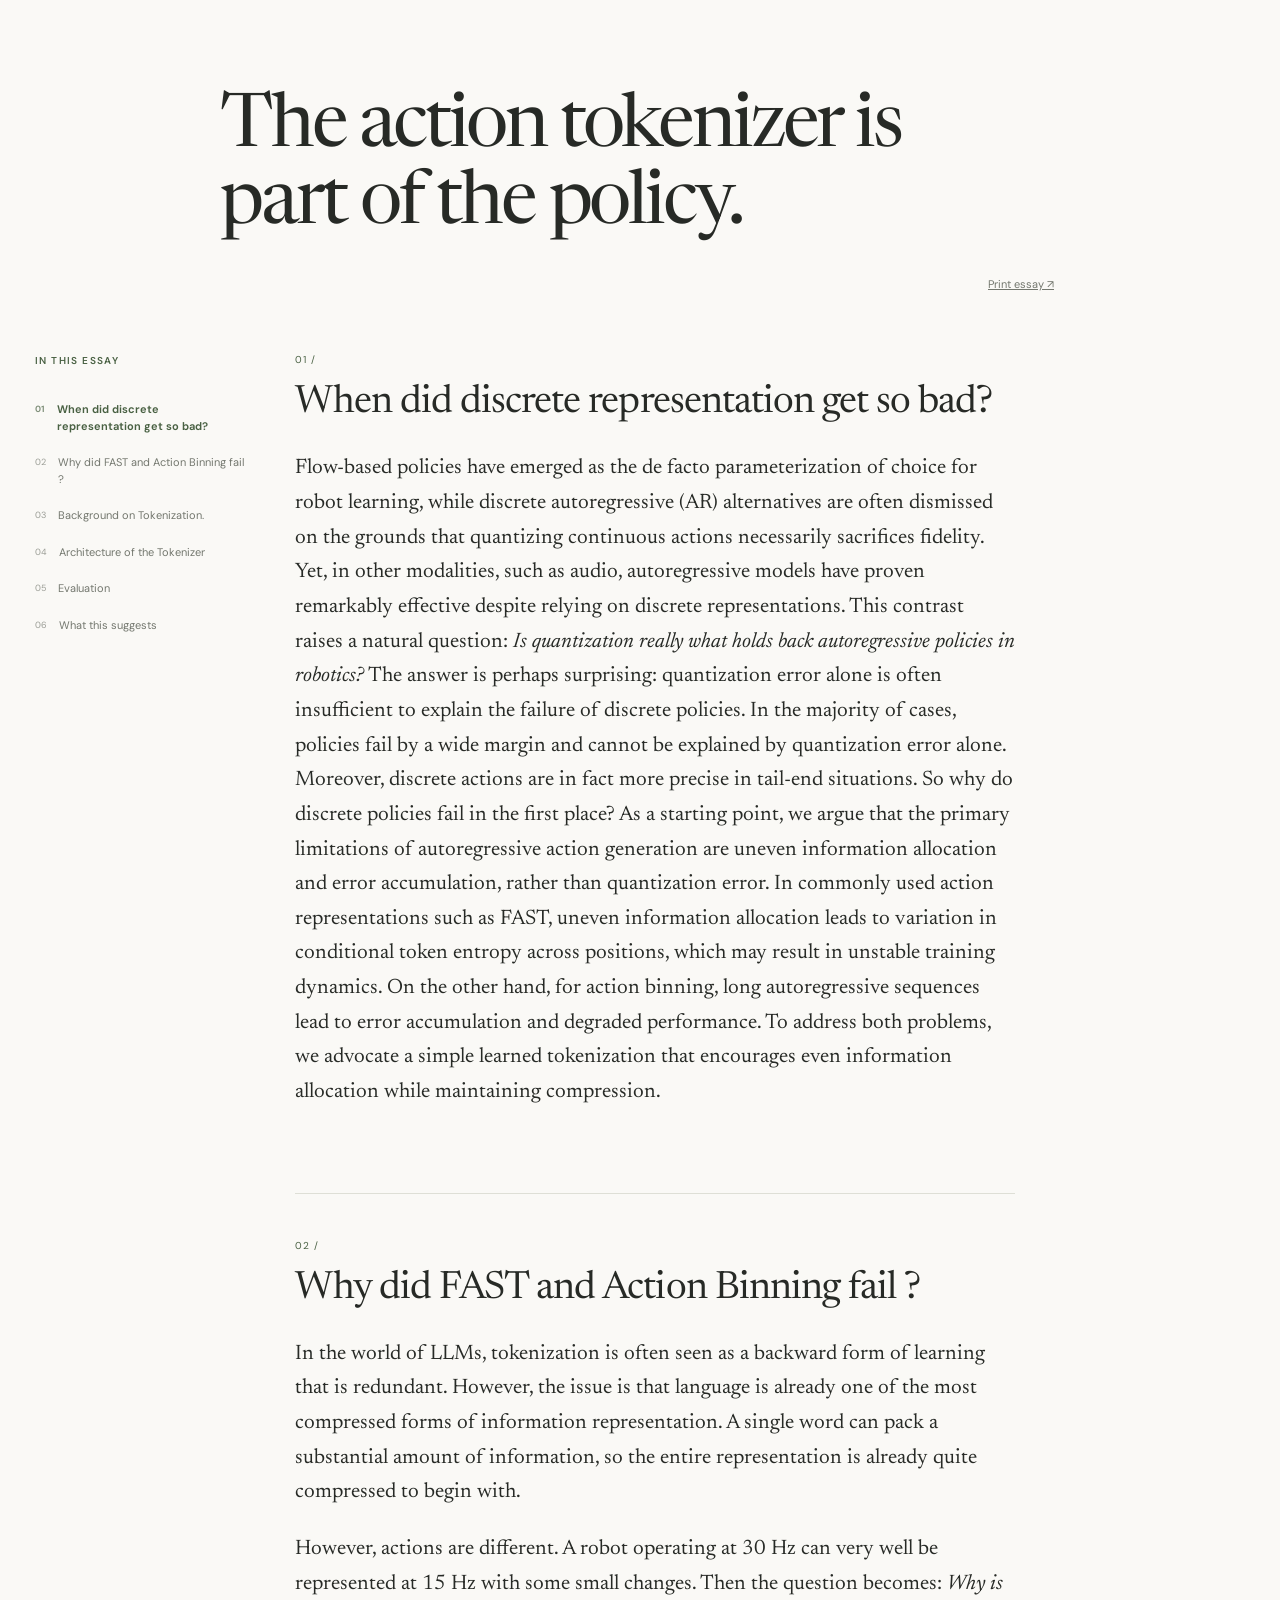
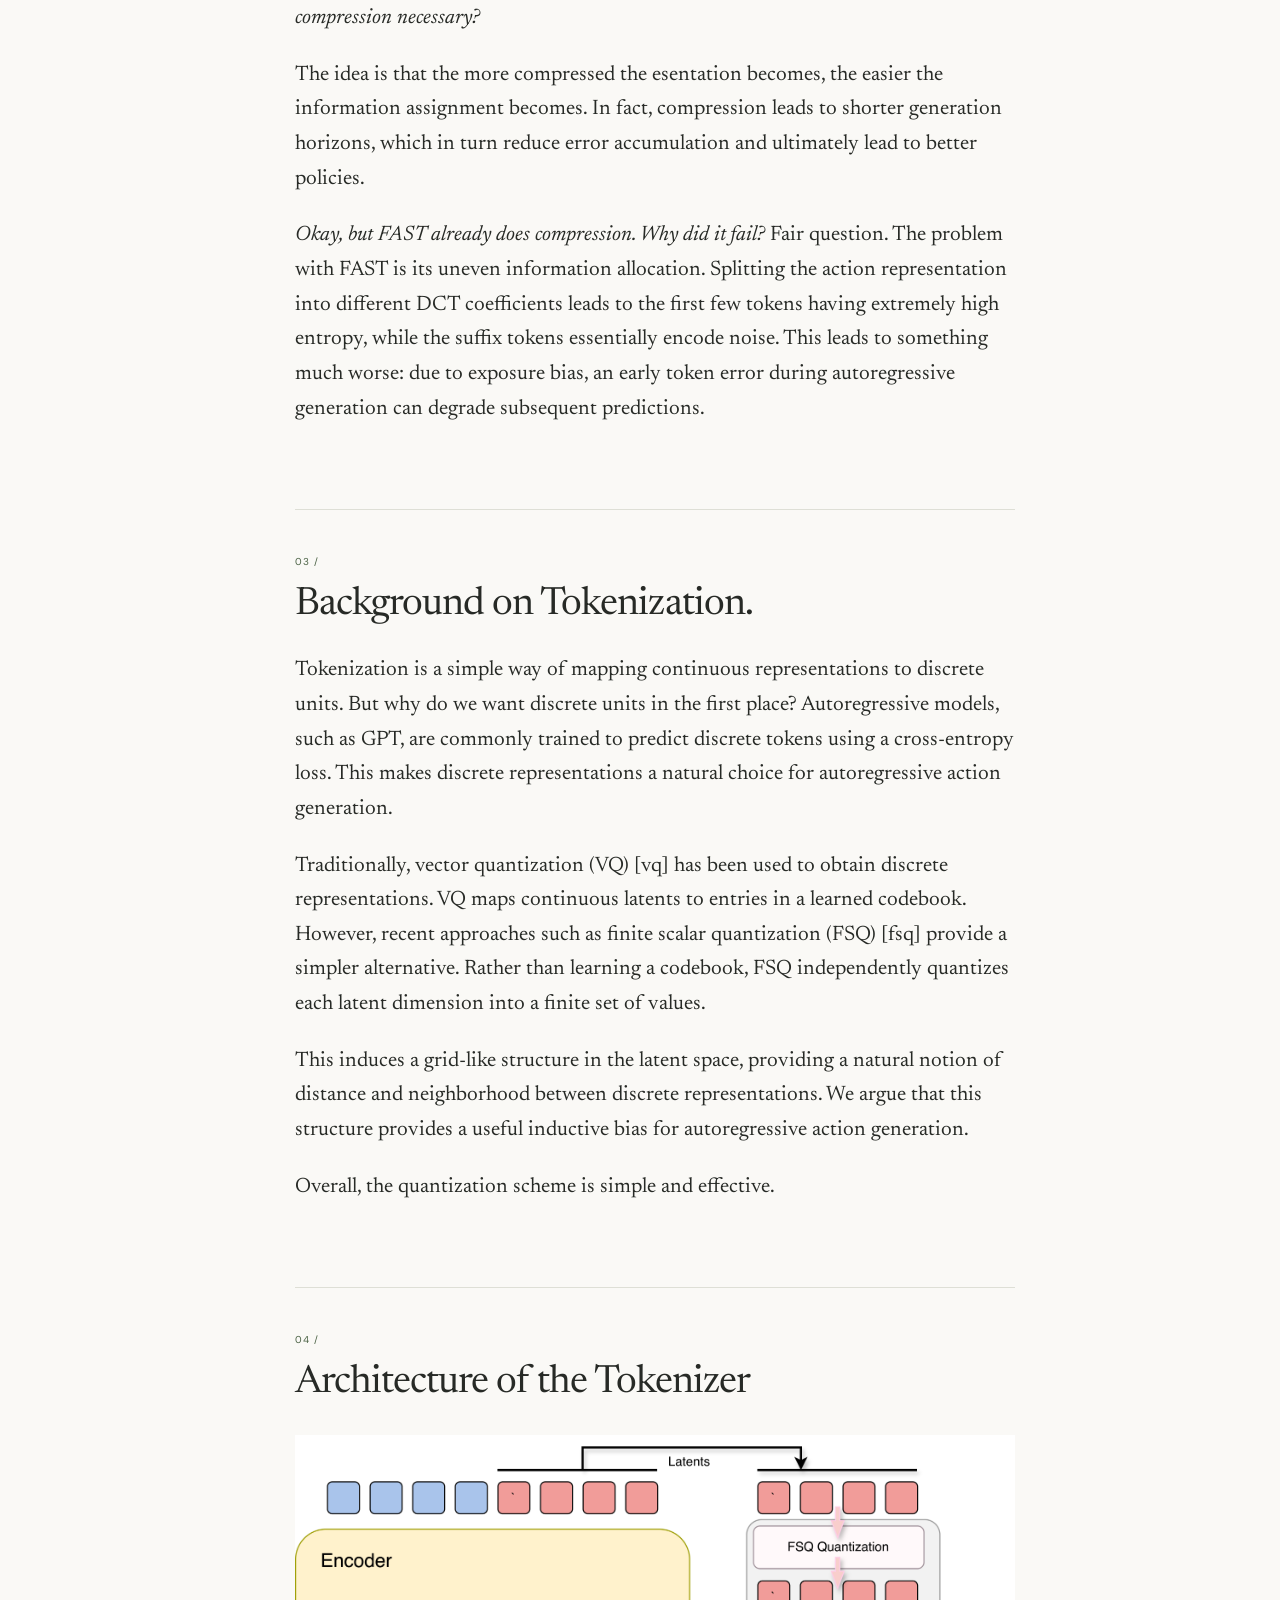
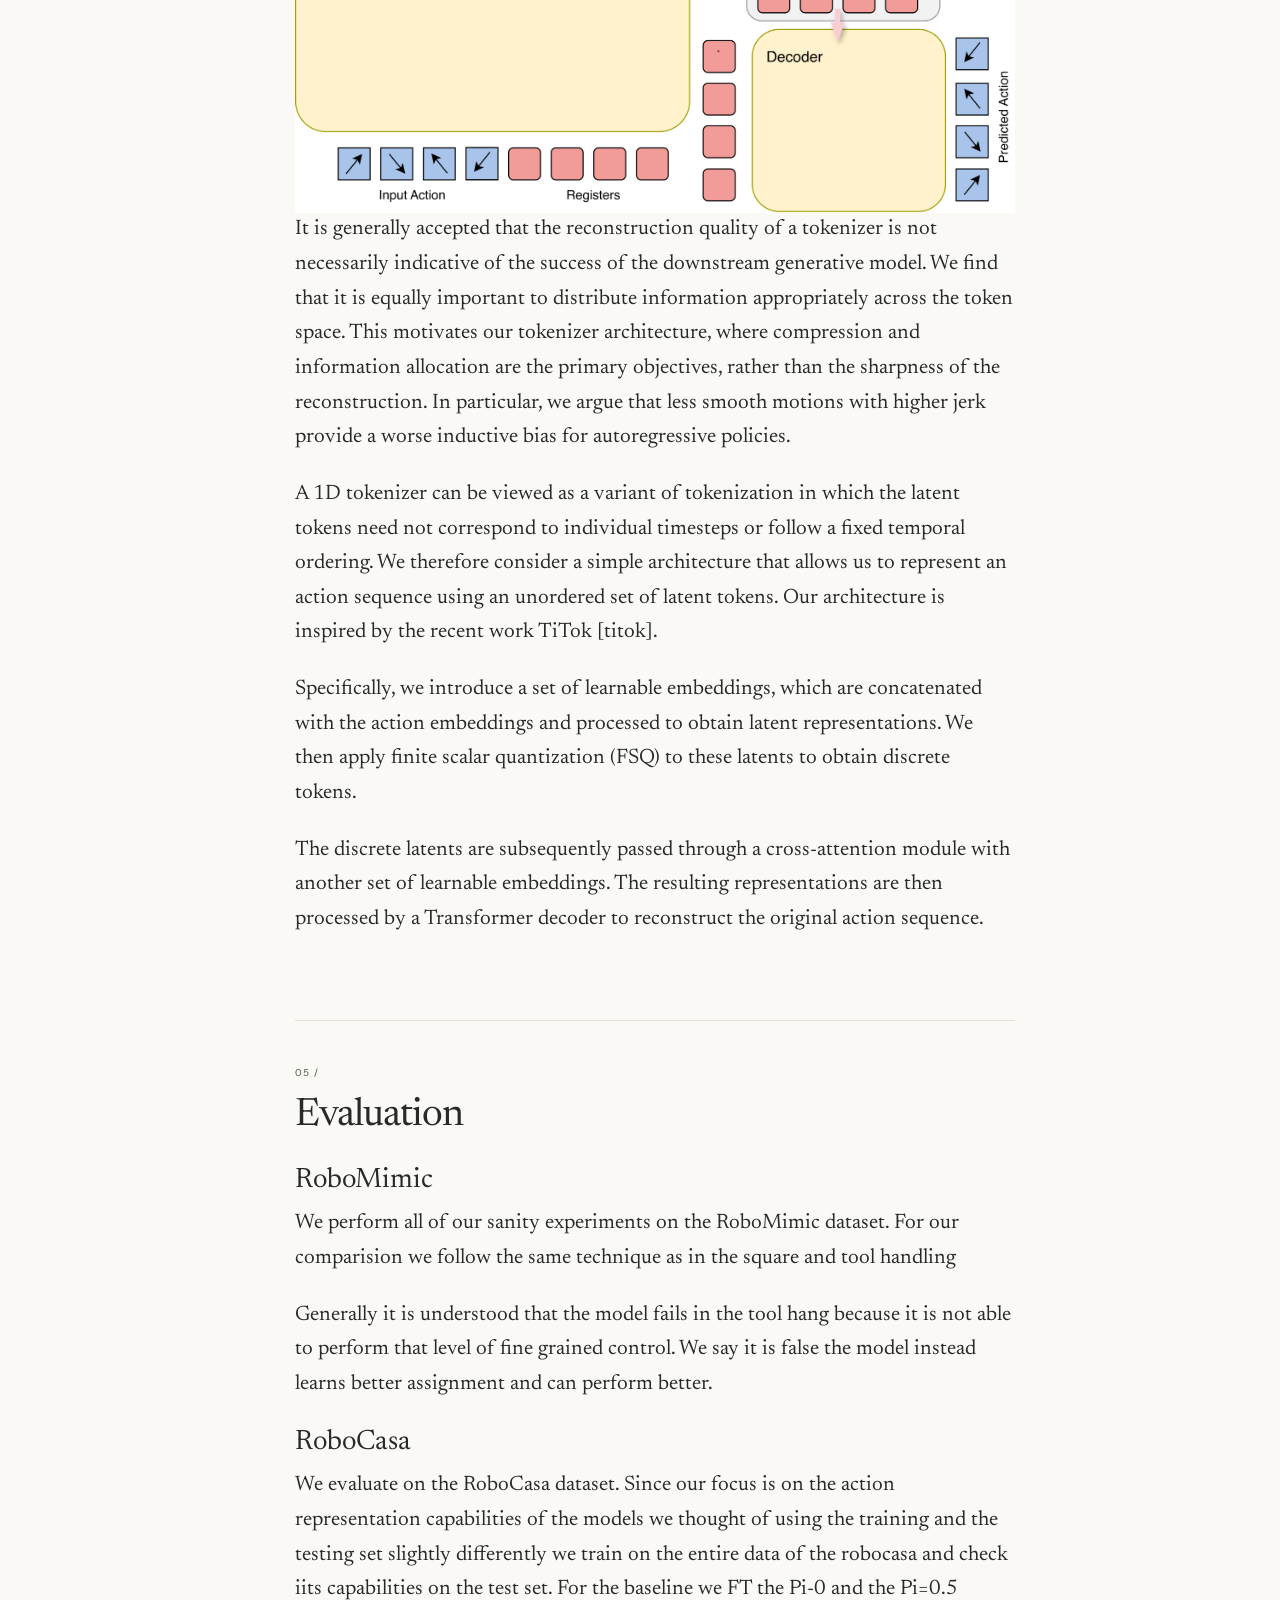
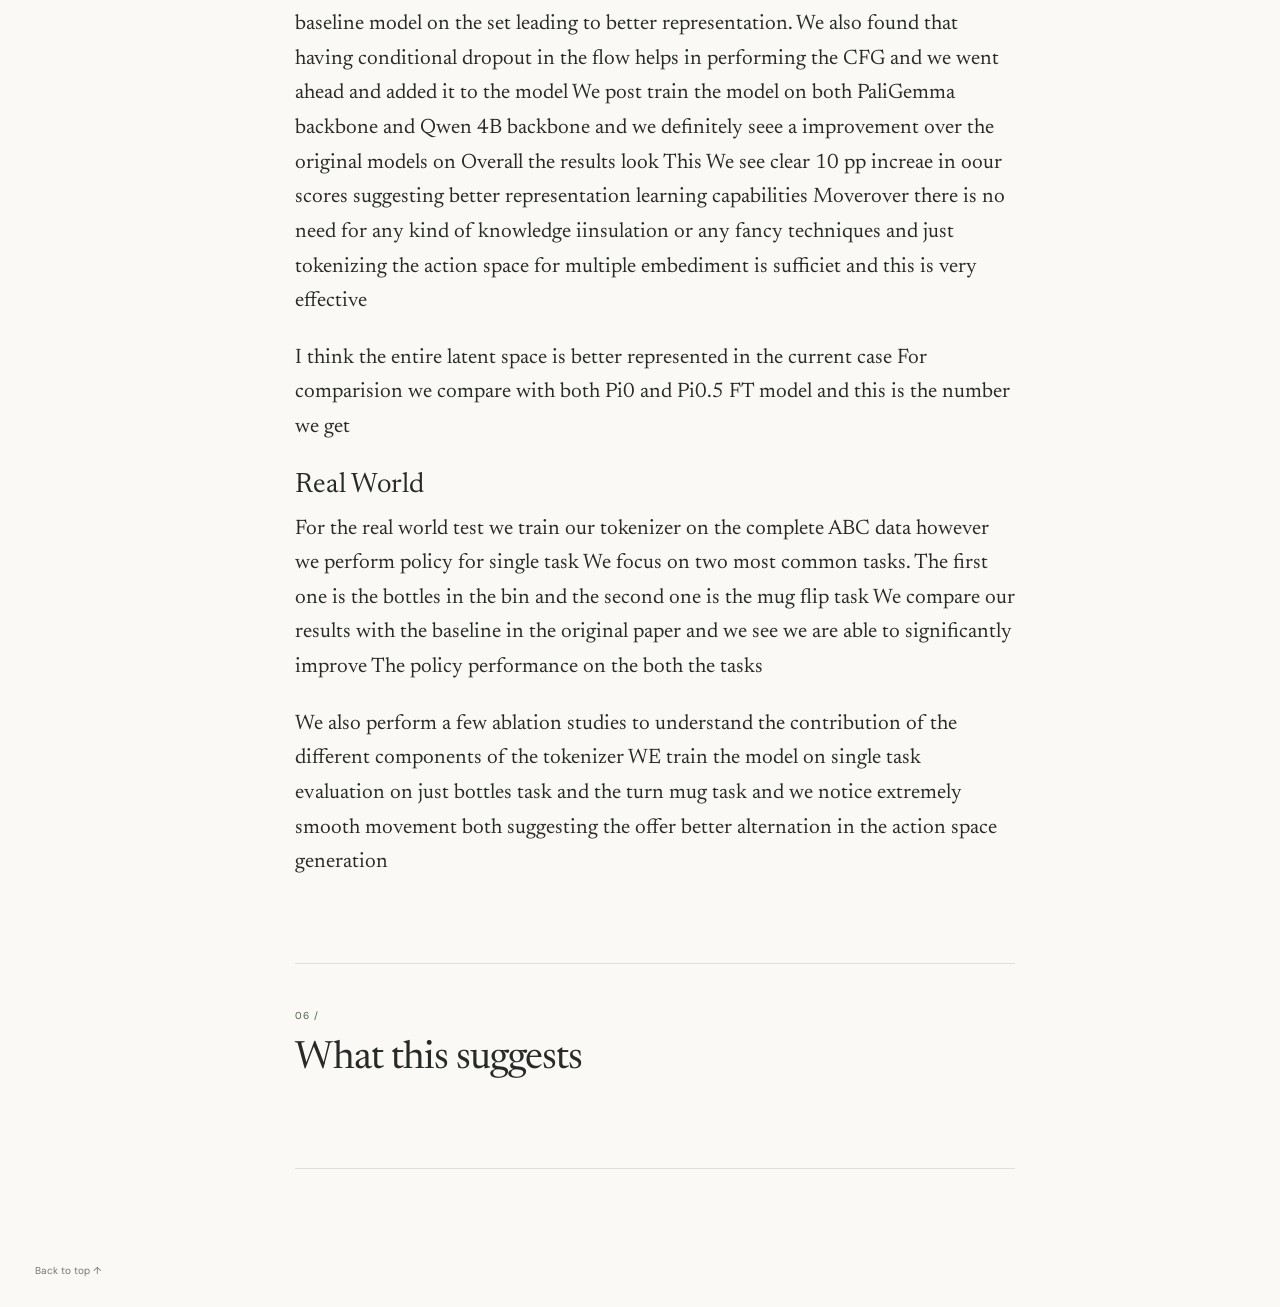
<file: index.html>
<!doctype html>
<html lang="en">
<head>
<meta charset="utf-8"><meta name="viewport" content="width=device-width, initial-scale=1">
<title>The action tokenizer is part of the policy — Soham Dasgupta</title>
<meta name="description" content="Why tokenization matters for a single autoregressive transformer VLA: compression, information allocation, and error accumulation.">
<link rel="stylesheet" href="assets/style.css">
<script src="assets/script.js" defer></script>
</head>
<body>
<div class="reading-progress" aria-hidden="true"></div>
<main id="top">
<div class="hero"><h1>The action tokenizer is part of the policy.</h1><div class="byline"><button id="print" type="button">Print essay ↗</button></div></div>
<div class="essay-layout"><aside><div class="eyebrow">IN THIS ESSAY</div><nav aria-label="Table of contents"><a href="#discrete-representations"><span>01</span>When did discrete representation get so bad?</a>
<a href="#fast-and-binning"><span>02</span>Why did FAST and Action Binning fail ?</a>
<a href="#background"><span>03</span>Background on Tokenization.</a>
<a href="#architecture"><span>04</span>Architecture of the Tokenizer</a>
<a href="#evaluation"><span>05</span>Evaluation</a>
<a href="#what-this-suggests"><span>06</span>What this suggests</a></nav></aside><article><section id="discrete-representations"><div class="section-label">01 /</div><h2>When did discrete representation get so bad?</h2><p>Flow-based policies have emerged as the de facto parameterization of choice for robot learning, while discrete autoregressive (AR) alternatives are often dismissed on the grounds that quantizing continuous actions necessarily sacrifices fidelity. Yet, in other modalities, such as audio, autoregressive models have proven remarkably effective despite relying on discrete representations. This contrast raises a natural question: <em>Is quantization really what holds back autoregressive policies in robotics?</em> The answer is perhaps surprising: quantization error alone is often insufficient to explain the failure of discrete policies. In the majority of cases, policies fail by a wide margin and cannot be explained by quantization error alone. Moreover, discrete actions are in fact more precise in tail-end situations. So why do discrete policies fail in the first place? As a starting point, we argue that the primary limitations of autoregressive action generation are uneven information allocation and error accumulation, rather than quantization error. In commonly used action representations such as FAST, uneven information allocation leads to variation in conditional token entropy across positions, which may result in unstable training dynamics. On the other hand, for action binning, long autoregressive sequences lead to error accumulation and degraded performance. To address both problems, we advocate a simple learned tokenization that encourages even information allocation while maintaining compression.</p></section>
<section id="fast-and-binning"><div class="section-label">02 /</div><h2>Why did FAST and Action Binning fail ?</h2><p>In the world of LLMs, tokenization is often seen as a backward form of learning that is redundant. However, the issue is that language is already one of the most compressed forms of information representation. A single word can pack a substantial amount of information, so the entire representation is already quite compressed to begin with.</p>
<p>However, actions are different. A robot operating at 30 Hz can very well be represented at 15 Hz with some small changes. Then the question becomes: <em>Why is compression necessary?</em></p>
<p>The idea is that the more compressed the esentation becomes, the easier the information assignment becomes. In fact, compression leads to shorter generation horizons, which in turn reduce error accumulation and ultimately lead to better policies.</p>
<p><em>Okay, but FAST already does compression. Why did it fail?</em> Fair question. The problem with FAST is its uneven information allocation. Splitting the action representation into different DCT coefficients leads to the first few tokens having extremely high entropy, while the suffix tokens essentially encode noise. This leads to something much worse: due to exposure bias, an early token error during autoregressive generation can degrade subsequent predictions.</p></section>
<section id="background"><div class="section-label">03 /</div><h2>Background on Tokenization.</h2><p>Tokenization is a simple way of mapping continuous representations to discrete units. But why do we want discrete units in the first place? Autoregressive models, such as GPT, are commonly trained to predict discrete tokens using a cross-entropy loss. This makes discrete representations a natural choice for autoregressive action generation.</p>
<p>Traditionally, vector quantization (VQ)&nbsp;<span class="citation">[vq]</span> has been used to obtain discrete representations. VQ maps continuous latents to entries in a learned codebook. However, recent approaches such as finite scalar quantization (FSQ)&nbsp;<span class="citation">[fsq]</span> provide a simpler alternative. Rather than learning a codebook, FSQ independently quantizes each latent dimension into a finite set of values.</p>
<p>This induces a grid-like structure in the latent space, providing a natural notion of distance and neighborhood between discrete representations. We argue that this structure provides a useful inductive bias for autoregressive action generation.</p>
<p>Overall, the quantization scheme is simple and effective.</p></section>
<section id="architecture"><div class="section-label">04 /</div><h2>Architecture of the Tokenizer</h2><div class="architecture-image"><a href="Ttokenization_v2.png" aria-label="Open tokenizer architecture image at full size"><img src="Ttokenization_v2.png" alt="Action tokenizer architecture showing the encoder, FSQ quantization, and decoder" loading="lazy"></a></div>
<p>It is generally accepted that the reconstruction quality of a tokenizer is not necessarily indicative of the success of the downstream generative model. We find that it is equally important to distribute information appropriately across the token space. This motivates our tokenizer architecture, where compression and information allocation are the primary objectives, rather than the sharpness of the reconstruction. In particular, we argue that less smooth motions with higher jerk provide a worse inductive bias for autoregressive policies.</p>
<p>A 1D tokenizer can be viewed as a variant of tokenization in which the latent tokens need not correspond to individual timesteps or follow a fixed temporal ordering. We therefore consider a simple architecture that allows us to represent an action sequence using an unordered set of latent tokens. Our architecture is inspired by the recent work TiTok&nbsp;<span class="citation">[titok]</span>.</p>
<p>Specifically, we introduce a set of learnable embeddings, which are concatenated with the action embeddings and processed to obtain latent representations. We then apply finite scalar quantization (FSQ) to these latents to obtain discrete tokens.</p>
<p>The discrete latents are subsequently passed through a cross-attention module with another set of learnable embeddings. The resulting representations are then processed by a Transformer decoder to reconstruct the original action sequence.</p></section>
<section id="evaluation"><div class="section-label">05 /</div><h2>Evaluation</h2><h3>RoboMimic</h3>
<p>We perform all of our sanity experiments on the RoboMimic dataset.  For our comparision we follow the same technique as in the square and tool handling</p>
<p>Generally it is understood that the model fails in the tool hang because it is not able to  perform that level of fine grained control. We say it is false the model instead learns better  assignment and can perform better. </p>
<h3>RoboCasa</h3>
<p>We evaluate on the RoboCasa dataset. Since our focus is on the action representation capabilities of the models we thought of using the training and the testing set slightly differently we train on the entire data of the  robocasa and check iits capabilities on the test set. For the baseline we FT the Pi-0 and the Pi=0.5 baseline  model on the set leading to better representation. We also found that having conditional dropout in the flow helps  in performing the CFG and we went ahead and added it to the model  We post train the model on both PaliGemma backbone and Qwen 4B backbone and we definitely seee a improvement over the original models on  Overall the results look This We see clear 10 pp increae in oour scores suggesting better representation learning capabilities Moverover there is no need for any kind of knowledge iinsulation or any fancy techniques and  just tokenizing the action space for multiple embediment is sufficiet and this is very effective</p>
<p>I think the entire latent space is better represented in the current case  For comparision we compare with both Pi0 and Pi0.5 FT model and this is the number we get </p>
<h3>Real World</h3>
<p>For the real world test we train our tokenizer on the complete ABC data however we perform policy for single task We focus on two most common tasks. The first one is the bottles in the bin and the second one is the mug flip task We compare our results with the baseline in the original paper and we see we are able to significantly improve The policy performance on the both the tasks</p>
<p>We also perform a few ablation studies to understand the contribution of the different components of the tokenizer WE train the model on single task evaluation on just bottles task and the turn mug task and we  notice extremely  smooth movement both suggesting the offer better alternation in the action space generation</p></section>
<section id="what-this-suggests"><div class="section-label">06 /</div><h2>What this suggests</h2></section></article></div>
<footer><a href="#top">Back to top ↑</a></footer>
</main>
</body>
</html>
</file>
<file: assets/style.css>
@import url('https://fonts.googleapis.com/css2?family=DM+Sans:wght@400;450;500;600;650;700&family=Newsreader:opsz,wght@6..72,400;6..72,450;6..72,500&display=swap');
:root{--paper:#faf9f6;--ink:#272a26;--muted:#73776e;--line:#dedfd6;--green:#496143;--wash:#edf0e6}*{box-sizing:border-box}html{scroll-behavior:smooth;scroll-padding-top:40px}body{margin:0;background:var(--paper);color:var(--ink);font-family:'DM Sans',sans-serif;-webkit-font-smoothing:antialiased}a{color:inherit;text-underline-offset:4px}a:hover{color:var(--green)}button,input{font:inherit}a:focus-visible,button:focus-visible,input:focus-visible{outline:2px solid var(--green);outline-offset:5px}header{max-width:1380px;margin:auto;height:99px;display:flex;justify-content:space-between;align-items:center;padding:0 55px;border-bottom:1px solid var(--line);font-size:12px}header a{text-decoration:none}.wordmark{font-weight:700;letter-spacing:.03em}.wordmark span{font-weight:400;color:var(--muted);margin-left:10px}.reading-progress{height:3px;position:fixed;top:0;left:0;background:var(--green);width:0;z-index:10}.hero{max-width:900px;margin:90px auto 61px;padding:0 30px}.eyebrow,.figure-heading{font-size:10px;letter-spacing:.14em;font-weight:600;line-height:1.6}.eyebrow{color:var(--green)}.hero .eyebrow{display:flex;gap:16px;align-items:center}.dot{width:6px;height:6px;border-radius:50%;background:var(--green)}h1,h2,h3,blockquote,.overview strong{font-family:Newsreader,Georgia,serif;font-weight:400}h1{font-size:clamp(49px,5.8vw,78px);line-height:1.04;letter-spacing:-.043em;max-width:800px;margin:27px 0}.hero>p{font-size:18px;line-height:1.7;max-width:725px;color:#62665d}.hero>p:first-of-type{color:var(--ink);font-size:22px;line-height:1.5}.byline{display:flex;align-items:center;gap:13px;margin-top:32px;font-size:12px}.avatar{width:37px;height:37px;background:#e4e8dc;border:1px solid #d3d9c9;display:grid;place-items:center;border-radius:50%;font-size:11px}.byline strong,.byline div>span{display:block}.byline div>span{font-size:11px;color:var(--muted);margin-top:5px}.byline button{margin-left:auto;border:0;background:none;font-size:11px;text-decoration:underline;cursor:pointer;color:var(--muted)}.overview{max-width:1130px;margin:0 auto 80px;border-top:1px solid var(--line);border-bottom:1px solid var(--line);padding:24px 0 28px}.overview-grid{display:grid;grid-template-columns:repeat(3,1fr);margin-top:23px;gap:28px}.overview-grid a{border-right:1px solid var(--line);text-decoration:none}.overview-grid a:last-child{border:0}.overview-grid span{font-size:9px;letter-spacing:.1em;color:var(--muted)}.overview-grid strong{display:block;font-size:25px;line-height:1.15;margin-top:12px}.essay-layout{max-width:1270px;margin:auto;display:grid;grid-template-columns:210px minmax(0,720px) 100px;gap:50px;padding:0 30px}aside{position:sticky;top:35px;align-self:start}nav{margin-top:22px}nav a{display:flex;gap:12px;text-decoration:none;font-size:11px;line-height:1.5;color:var(--muted);padding:10px 0}nav a span{font-size:9px;opacity:.7;padding-top:2px}nav a.active{color:var(--green);font-weight:650}.aside-note{margin-top:28px;border-top:1px solid var(--line);padding-top:20px;color:var(--muted);font-size:11px;line-height:1.7;max-width:170px}.right-margin{writing-mode:vertical-rl;letter-spacing:.2em;font-size:9px;color:#a1a596;padding-top:8px}section{padding:0 0 60px;margin:0 0 45px;border-bottom:1px solid var(--line)}.section-label{font-size:10px;color:var(--green);letter-spacing:.1em;margin-bottom:15px}h2{font-size:39px;letter-spacing:-.025em;line-height:1.13;margin:0 0 27px}article p{font-family:Newsreader,Georgia,serif;font-size:21px;line-height:1.65;margin:0 0 22px}article a{color:var(--green)}blockquote{margin:35px 0;padding:8px 0 8px 25px;border-left:2px solid #7c9066;font-size:30px;line-height:1.3;color:var(--green)}figure{margin:38px 0 0;padding:25px;background:var(--wash);border:1px solid #dce1d2;border-radius:3px}.figure-heading{display:flex;justify-content:space-between;font-size:8px;color:var(--green);gap:10px}h3{font-size:28px;line-height:1.1;margin:24px 0 12px}figure p{font:12px/1.6 'DM Sans',sans-serif;color:var(--muted)}.range-row{display:flex;justify-content:space-between;font-size:12px;margin-top:25px}output{font-weight:600}input[type=range]{width:100%;accent-color:var(--green);margin:16px 0}.token-grid{display:flex;gap:4px;flex-wrap:wrap;min-height:57px;margin:8px 0 20px}.token{height:12px;width:12px;background:#7c9066;border-radius:2px}.stat-row{display:flex;align-items:center;justify-content:space-between;gap:20px;padding-top:20px;border-top:1px solid #cfd6c4}.stat-row strong{font-family:Newsreader,Georgia,serif;font-weight:400;font-size:38px}.stat-row span{display:block;font-size:10px;color:var(--muted);margin-top:5px}.formula{font-size:12px;color:var(--green)}figcaption{font-size:10px;line-height:1.7;color:var(--muted);margin-top:22px}.flow{display:flex;align-items:center;gap:7px;margin-top:28px}.flow>div{flex:1;background:var(--paper);border:1px solid #d9dece;padding:15px 8px;text-align:center;font-size:11px}.flow small{display:block;font-size:8px;line-height:1.5;color:var(--muted);margin-top:8px}.flow .accent{background:#dce5cf}.flow b{font-weight:400;color:var(--green)}.policy-line{margin-top:22px;font-size:10px;line-height:1.8;text-align:center;color:var(--green)}#references p{font-family:'DM Sans',sans-serif;font-size:13px;line-height:1.8}footer{max-width:1270px;padding:30px;margin:20px auto 0;display:flex;justify-content:space-between;font-size:10px;color:var(--muted);gap:20px}footer a{text-decoration:none}@media(min-width:1450px){.hero{margin-top:115px}}@media(max-width:1100px){.overview{margin-left:35px;margin-right:35px}.essay-layout{grid-template-columns:175px minmax(0,720px);gap:35px}.right-margin{display:none}}@media(max-width:760px){header{height:72px;padding:0 22px}.hero{margin-top:55px;padding:0 24px}.hero>p:first-of-type{font-size:20px}.hero>p{font-size:16px}.overview{margin:0 24px 45px}.overview-grid{gap:15px}.overview-grid strong{font-size:20px}.overview-grid br{display:none}.overview-grid a{padding-right:10px}.essay-layout{display:block;padding:0 24px}aside{position:static;margin-bottom:40px}aside nav{display:grid;grid-template-columns:1fr 1fr;column-gap:15px;margin-top:10px}.aside-note{display:none}h2{font-size:33px}article p{font-size:20px}blockquote{font-size:26px}section{padding-bottom:40px;margin-bottom:35px}figure{padding:18px}.flow{display:grid;grid-template-columns:1fr 20px 1fr}.flow>b:nth-child(4){display:none}.flow>div{min-height:80px;display:flex;flex-direction:column;justify-content:center}.stat-row{align-items:start}.formula{font-size:10px}footer{flex-wrap:wrap;padding:24px}footer>span{display:none}}@media(prefers-reduced-motion:reduce){html{scroll-behavior:auto}}@media print{body{background:white}header,aside,.right-margin,.reading-progress,.byline button,input[type=range],footer{display:none}.hero{margin:20px auto}.overview{margin-bottom:30px}.essay-layout{display:block;padding:0}article{max-width:720px;margin:auto}section{break-inside:auto}h2{break-after:avoid}figure{break-inside:avoid}a{color:inherit}}

.architecture-image{margin:30px 0 0}.architecture-image a{display:block}.architecture-image img{display:block;width:100%;height:auto;background:#fff}
</file>
